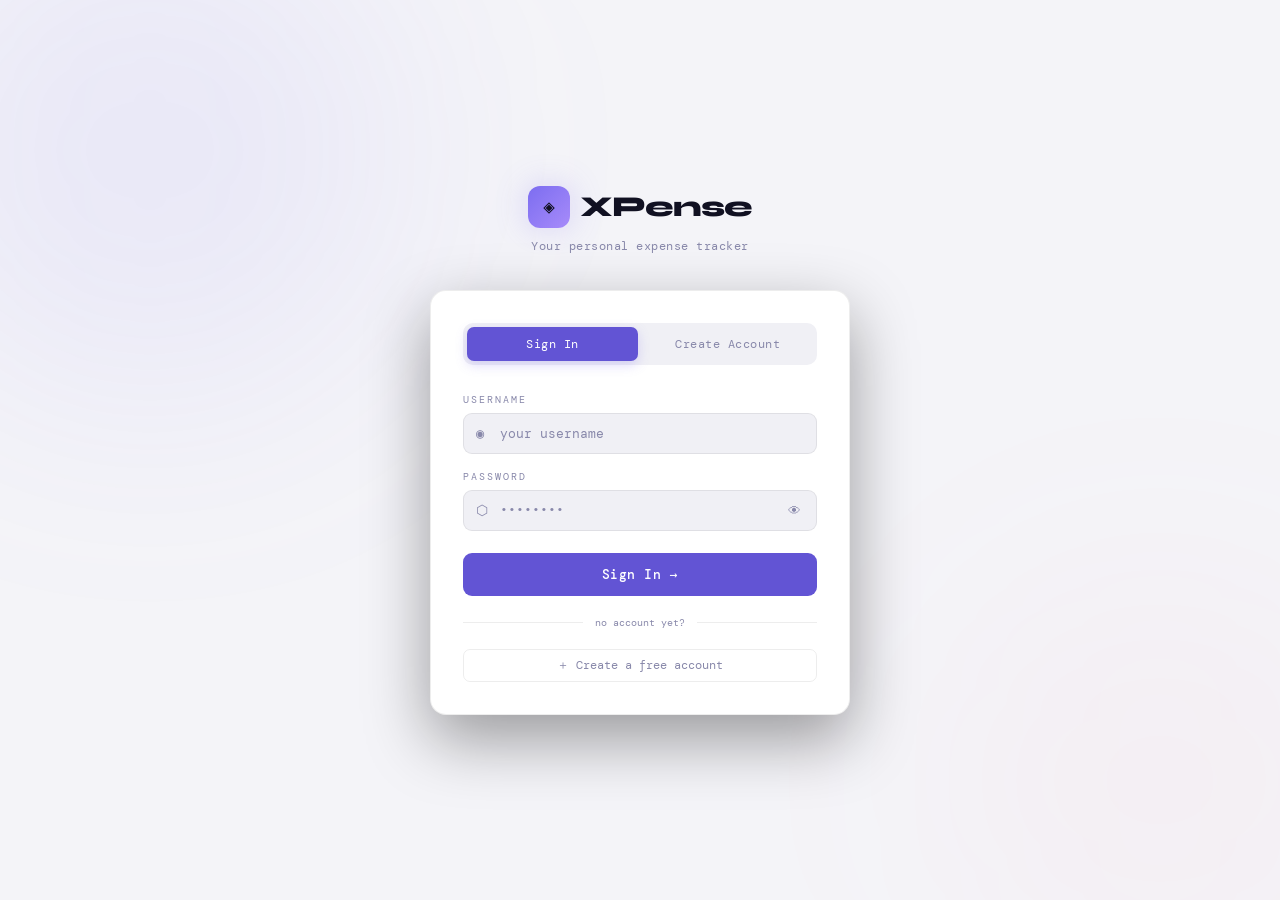
<file: expenses.html>
<!DOCTYPE html>
<html lang="en">
<head>
  <meta charset="UTF-8">
  <meta name="viewport" content="width=device-width, initial-scale=1.0">
  <title>XPense — Expenses</title>
  <link rel="stylesheet" href="style.css">
</head>
<body>

<nav class="sidebar">
  <div class="sidebar-logo logo-rotate">
    <h1>XPense</h1>
    <span>Tracker</span>
  </div>
  <span class="nav-section">Menu</span>
  <a href="index.html" class="nav-link"><span class="nav-icon">◈</span><span>Dashboard</span></a>
  <a href="add.html" class="nav-link"><span class="nav-icon">＋</span><span>Add Expense</span></a>
  <a href="expenses.html" class="nav-link"><span class="nav-icon">≡</span><span>All Expenses</span></a>
  <a href="budget.html" class="nav-link"><span class="nav-icon">◎</span><span>Budget Settings</span></a>
  <a href="reports.html" class="nav-link"><span class="nav-icon">↗</span><span>Reports</span></a>
  <a href="goals.html" class="nav-link"><span class="nav-icon">🎯</span><span>Goals</span></a>
  <a href="settings.html" class="nav-link"><span class="nav-icon">⚙</span><span>Settings</span></a>
</nav>

<main class="main">
  <div class="page-header anim-header" style="display:flex;align-items:flex-start;justify-content:space-between;flex-wrap:wrap;gap:12px">
    <div>
      <div class="page-title">All Expenses</div>
      <div class="page-subtitle" id="resultCount">Loading…</div>
    </div>
    <div style="display:flex;gap:10px;flex-wrap:wrap">
      <button class="btn btn-outline" onclick="exportVisible()">↓ Export CSV</button>
      <button class="btn btn-outline" onclick="document.getElementById('csvImportFile').click()">↑ Import CSV</button>
      <input type="file" id="csvImportFile" accept=".csv" style="display:none" onchange="importCSVFile(this.files[0])">
      <h2>Filters</h2>
      <input type="text" id="searchInput" class="filter-input" placeholder="Search description, notes, tags…" style="width:180px">
      <input type="text" id="tagFilter" class="filter-input" placeholder="Filter tag…" style="width:140px">
      <select id="catFilter" class="filter-select">
        <option value="">All Categories</option>
      </select>
      <input type="month" id="monthFilter" class="filter-input">
      <input type="date" id="dateFrom" class="filter-input" placeholder="From">
      <input type="date" id="dateTo" class="filter-input" placeholder="To">
      <button class="btn btn-outline" onclick="clearFilters()" style="font-size:0.72rem;padding:7px 12px">✕ Clear</button>
    </div>
  </div>

  <!-- Table -->
  <div class="table-card anim-card fade-scale-in">
    <div id="tableContainer"></div>
  </div>

  <!-- Total summary -->
  <div style="display:flex;justify-content:flex-end;margin-top:12px;font-size:0.82rem;color:var(--muted)">
    Showing total: <span id="filteredTotal" style="color:var(--text);margin-left:8px;font-family:'Syne',sans-serif;font-weight:700"></span>
  </div>
</main>

<script src="app.js"></script>
<script>
let allExpenses = [];

document.addEventListener('DOMContentLoaded', () => {
  // Populate category filter
  const sel = document.getElementById('catFilter');
  Object.entries(getActiveCategories()).forEach(([k, v]) => {
    sel.insertAdjacentHTML('beforeend', `<option value="${k}">${v.label}</option>`);
  });

  // Default month filter = current month
  document.getElementById('monthFilter').value = currentMonth();

  allExpenses = [...DB.getExpenses()].sort((a, b) => new Date(b.date) - new Date(a.date));
  render();

  ['searchInput', 'tagFilter', 'catFilter', 'monthFilter', 'dateFrom', 'dateTo'].forEach(id => {
    document.getElementById(id).addEventListener('input', render);
  });
});

function getFiltered() {
  const search = document.getElementById('searchInput').value.toLowerCase();
  const tagQuery = document.getElementById('tagFilter').value.toLowerCase();
  const cat = document.getElementById('catFilter').value;
  const month = document.getElementById('monthFilter').value;
  const from = document.getElementById('dateFrom').value;
  const to = document.getElementById('dateTo').value;

  return allExpenses.filter(e => {
    const desc = (e.description || '').toLowerCase();
    const notes = (e.notes || '').toLowerCase();
    const tags = (e.tags || []).map(t => t.toLowerCase()).join(' ');
    if (search && !(desc.includes(search) || notes.includes(search) || tags.includes(search))) return false;
    if (tagQuery && !tags.includes(tagQuery)) return false;
    if (cat && e.category !== cat) return false;
    if (month && expenseMonth(e) !== month) return false;
    if (from && e.date < from) return false;
    if (to && e.date > to) return false;
    return true;
  });
}

function render() {
  const filtered = getFiltered();
  const total = filtered.reduce((s, e) => s + Number(e.amount), 0);

  document.getElementById('resultCount').textContent = `${filtered.length} transaction${filtered.length !== 1 ? 's' : ''}`;
  document.getElementById('filteredTotal').textContent = fmt(total);

  if (filtered.length === 0) {
    document.getElementById('tableContainer').innerHTML = `
      <div class="empty-state">
        <span class="emoji">🔍</span>
        <p>No expenses match your filters.<br><a href="add.html" style="color:var(--accent)">Add an expense →</a></p>
      </div>`;
    return;
  }

  document.getElementById('tableContainer').innerHTML = `
    <table>
      <thead><tr>
        <th>Date</th>
        <th>Category</th>
        <th>Description</th>
        <th>Payment</th>
        <th style="text-align:right">Amount</th>
        <th></th>
      </tr></thead>
      <tbody>
        ${filtered.map((e, index) => `
        <tr class="expense-row group-row" style="animation-delay: ${index * 0.05}s;">
          <td style="color:var(--muted);white-space:nowrap">${fmtDate(e.date)}</td>
          <td>${catBadge(e.category)}</td>
          <td>${e.description || '—'}${e.notes ? `<br><span style="font-size:0.65rem;color:var(--muted)">${e.notes}</span>` : ''}${(e.tags || []).length ? `<br><span class="tag-chip">${(e.tags || []).map(t => `<span>${t}</span>`).join('')}</span>` : ''}</td>
          <td style="color:var(--muted);font-size:0.72rem;text-transform:capitalize">${e.payment || 'cash'}</td>
          <td class="amount-cell" style="text-align:right">${fmt(e.amount)}</td>
          <td style="white-space:nowrap">
            <a href="add.html?id=${e.id}" class="btn-icon" title="Edit">✎</a>
            <button class="btn-icon delete" onclick="delExp('${e.id}', this)" title="Delete">✕</button>
          </td>
        </tr>`).join('')}
      </tbody>
    </table>`;
}

function delExp(id, button) {
  if (!confirm('Delete this expense?')) return;
  const row = button?.closest('tr');
  if (row) {
    row.classList.add('row-exit');
    setTimeout(() => {
      DB.deleteExpense(id);
      allExpenses = allExpenses.filter(e => e.id !== id);
      showToast('Expense deleted');
      render();
    }, 220);
    return;
  }
  DB.deleteExpense(id);
  allExpenses = allExpenses.filter(e => e.id !== id);
  showToast('Expense deleted');
  render();
}

function clearFilters() {
  document.getElementById('searchInput').value = '';
  document.getElementById('catFilter').value = '';
  document.getElementById('monthFilter').value = '';
  document.getElementById('dateFrom').value = '';
  document.getElementById('dateTo').value = '';
  render();
}

function exportVisible() {
  exportCSV(getFiltered());
}
</script>
</body>
</html>
</file>
<file: style.css>
@import url('https://fonts.googleapis.com/css2?family=Syne:wght@400;600;700;800&family=DM+Mono:wght@300;400;500&display=swap');

/* ─── Themes ─────────────────────────────────────────────────────────────── */
/* Light is the default (root). Toggle dark by adding `data-theme="dark"` to the <html> or <body>. */
:root {
  --bg: #f4f4f8;
  --surface: #ffffff;
  --surface2: #f0f0f5;
  --border: #00000012;
  --text: #111122;
  --muted: #8888aa;
  --accent: #6254d4;
  --accent2: #e0455f;
  --shadow: 0 4px 24px #00000018;
  --food: #22a55a;
  --transport: #2a7de0;
  --housing: #d95a0a;
  --entertainment: #7c55e0;
  --health: #cc2244;
  --shopping: #c49a00;
  --education: #0aa0c0;
  --other: #7788aa;
}

[data-theme="dark"] {
  --bg: #0a0a0f;
  --surface: #12121a;
  --surface2: #1a1a26;
  --border: #ffffff12;
  --text: #f0f0ff;
  --muted: #6b6b8a;
  --accent: #7c6df0;
  --accent2: #f06d7c;
  --shadow: 0 4px 24px #00000080;
  --food: #4ade80;
  --transport: #60a5fa;
  --housing: #f97316;
  --entertainment: #a78bfa;
  --health: #f43f5e;
  --shopping: #facc15;
  --education: #22d3ee;
  --other: #94a3b8;
}

* { box-sizing: border-box; margin: 0; padding: 0; }
html { scroll-behavior: smooth; }

body {
  font-family: 'DM Mono', monospace;
  background: var(--bg);
  color: var(--text);
  min-height: 100vh;
  display: flex;
  transition: background 0.3s, color 0.3s;
}

/* ─── Sidebar ─────────────────────────────────────────────────────────────── */
.sidebar {
  width: 240px;
  min-height: 100vh;
  background: var(--surface);
  border-right: 1px solid var(--border);
  display: flex;
  flex-direction: column;
  position: fixed;
  top: 0; left: 0;
  z-index: 100;
  padding: 0 0 24px;
  transition: background 0.3s, border-color 0.3s;
  box-shadow: var(--shadow);
}

.sidebar-logo {
  padding: 26px 22px 18px;
  border-bottom: 1px solid rgba(15,23,42,0.08);
  margin-bottom: 12px;
  border-radius: 0 0 28px 0;
  background: linear-gradient(90deg, #3b82f6, #8b5cf6);
}

.sidebar-logo h1 {
  font-family: 'Syne', sans-serif;
  font-weight: 800;
  font-size: 1.4rem;
  letter-spacing: -0.5px;
  margin-bottom: 4px;
  background: linear-gradient(90deg, #2563eb, #7c3aed);
  -webkit-background-clip: text;
  color: transparent;
}

.sidebar-logo span {
  display: block;
  font-size: 0.65rem;
  color: rgba(255,255,255,0.85);
  letter-spacing: 2px;
  text-transform: uppercase;
  margin-top: 2px;
}
.sidebar-user-card {
  display: flex;
  align-items: center;
  gap: 12px;
  padding: 14px 16px;
  background: var(--surface2);
  border: 1px solid var(--border);
  border-radius: 16px;
}

.sidebar-user-avatar {
  width: 42px;
  height: 42px;
  border-radius: 50%;
  display: grid;
  place-items: center;
  background: var(--accent);
  color: #fff;
  font-weight: 700;
}

.sidebar-user-name {
  font-weight: 700;
  color: var(--text);
}

.sidebar-user-role {
  font-size: 0.72rem;
  color: var(--muted);
}

.sidebar-logout-btn {
  width: 100%;
  padding: 10px 14px;
  border: 1px solid var(--border);
  border-radius: 12px;
  background: transparent;
  color: var(--accent2);
  cursor: pointer;
  font-size: 0.85rem;
  text-align: left;
}

.page-user-badge {
  display: flex;
  align-items: center;
  justify-content: flex-end;
  gap: 10px;
  margin-top: 18px;
  font-size: 0.88rem;
  color: var(--muted);
}

.page-logout-btn {
  padding: 6px 12px;
  border: 1px solid var(--border);
  border-radius: 10px;
  background: transparent;
  color: var(--accent);
  cursor: pointer;
  font-family: 'DM Mono', monospace;
}

.nav-link {
  display: flex;
  align-items: center;
  gap: 12px;
  padding: 11px 24px;
  color: var(--muted);
  text-decoration: none;
  font-size: 0.8rem;
  letter-spacing: 0.3px;
  transition: all 0.2s;
  position: relative;
}

.nav-link:hover { color: var(--text); background: var(--border); }

.nav-link.active {
  color: var(--text);
  background: linear-gradient(90deg, #7c6df015, transparent);
}

.nav-link.active::before {
  content: '';
  position: absolute;
  left: 0; top: 4px; bottom: 4px;
  width: 3px;
  background: var(--accent);
  border-radius: 0 3px 3px 0;
}

.nav-icon { font-size: 1rem; width: 20px; text-align: center; }

.nav-section {
  font-size: 0.6rem;
  letter-spacing: 2px;
  text-transform: uppercase;
  color: var(--muted);
  padding: 16px 24px 6px;
}

/* Sidebar extras */
.sidebar-extras {
  margin-top: auto;
  padding: 12px 16px 0;
  border-top: 1px solid var(--border);
  display: flex;
  flex-direction: column;
  gap: 8px;
}

.sidebar-streak {
  font-size: 0.72rem;
  color: var(--muted);
  padding: 6px 10px;
  display: flex;
  align-items: center;
  gap: 6px;
}

.sidebar-streak span { color: var(--text); font-weight: 600; }

.sidebar-theme-btn {
  background: var(--surface2);
  border: 1px solid var(--border);
  border-radius: 8px;
  color: var(--text);
  font-family: 'DM Mono', monospace;
  font-size: 0.72rem;
  padding: 8px 12px;
  cursor: pointer;
  text-align: left;
  transition: all 0.2s;
  width: 100%;
}

.sidebar-theme-btn:hover { border-color: var(--accent); color: var(--accent); }

.sidebar-shortcut-hint {
  font-size: 0.67rem;
  color: var(--muted);
  text-align: center;
  padding: 4px;
  cursor: pointer;
  transition: color 0.2s;
}

.sidebar-shortcut-hint:hover { color: var(--accent); }

/* ─── Main content ────────────────────────────────────────────────────────── */
.main {
  margin-left: 240px;
  flex: 1;
  min-height: 100vh;
  padding: 36px 40px;
  max-width: calc(100vw - 240px);
}

.page-header {
  margin-bottom: 32px;
  display: flex;
  align-items: flex-start;
  justify-content: space-between;
  flex-wrap: wrap;
  gap: 12px;
  background: var(--surface);
  border: 1px solid var(--border);
  padding: 24px 24px;
  border-radius: 24px;
  backdrop-filter: blur(16px);
  box-shadow: var(--shadow);
}

.page-title {
  font-family: 'Syne', sans-serif;
  font-weight: 800;
  font-size: 2rem;
  letter-spacing: -1px;
  background: linear-gradient(90deg, #2563eb, #7c3aed);
  -webkit-background-clip: text;
  color: transparent;
}

.page-subtitle {
  font-size: 0.78rem;
  color: var(--muted);
  margin-top: 4px;
}

/* ─── Cards ───────────────────────────────────────────────────────────────── */
.cards-grid {
  display: grid;
  grid-template-columns: repeat(auto-fit, minmax(220px, 1fr));
  gap: 16px;
  margin-bottom: 32px;
}

.dashboard-hero {
  margin-bottom: 24px;
}

.hero-card {
  display: grid;
  gap: 22px;
  padding: 24px;
  border-radius: 18px;
  background: linear-gradient(135deg, #3b82f6, #6366f1);
  border: 1px solid rgba(255,255,255,0.18);
  box-shadow: 0 24px 70px rgba(15,23,42,0.16);
}

.hero-top {
  display: flex;
  align-items: flex-start;
  justify-content: space-between;
  gap: 16px;
}

.hero-title {
  font-family: 'Syne', sans-serif;
  font-weight: 800;
  font-size: 1.1rem;
  color: #fff;
}

.hero-text {
  margin-top: 4px;
  color: rgba(255,255,255,0.75);
  font-size: 0.86rem;
  max-width: 520px;
}

.hero-badge {
  display: inline-flex;
  padding: 8px 14px;
  border-radius: 999px;
  background: rgba(255,255,255,0.12);
  color: #f8f8ff;
  font-size: 0.75rem;
  letter-spacing: 0.4px;
  font-weight: 700;
}

.hero-metrics {
  display: grid;
  grid-template-columns: repeat(3, minmax(0, 1fr));
  gap: 14px;
}

.hero-metric {
  background: rgba(255,255,255,0.05);
  border: 1px solid rgba(255,255,255,0.08);
  border-radius: 14px;
  padding: 18px 16px;
}

.hero-metric-label {
  display: block;
  color: rgba(255,255,255,0.72);
  font-size: 0.72rem;
  margin-bottom: 10px;
}

.hero-metric strong {
  display: block;
  font-family: 'Syne', sans-serif;
  font-size: 1.2rem;
  font-weight: 800;
  color: #fff;
}

.weekly-trend-card {
  margin-bottom: 28px;
}

.btn-small {
  font-size: 0.72rem;
  padding: 8px 12px;
}

.budget-progress-card {
  margin-bottom: 20px;
}

.budget-card-header {
  display: flex;
  align-items: center;
  justify-content: space-between;
  gap: 16px;
  margin-bottom: 18px;
}

.forecast-label {
  font-size: 0.72rem;
  color: var(--muted);
}

.forecast-label strong {
  color: var(--accent);
}

.card {
  background: var(--surface);
  border: 1px solid rgba(15,23,42,0.08);
  border-radius: 18px;
  padding: 22px 24px;
  transition: transform 0.25s ease, box-shadow 0.25s ease, border-color 0.25s ease;
}

.card:hover { border-color: rgba(15,23,42,0.12); transform: translateY(-6px); box-shadow: 0 24px 60px rgba(15,23,42,0.12); }

.card-label {
  font-size: 0.65rem;
  letter-spacing: 2px;
  text-transform: uppercase;
  color: var(--muted);
  margin-bottom: 8px;
}

.card-value {
  font-family: 'Syne', sans-serif;
  font-weight: 700;
  font-size: 1.9rem;
  letter-spacing: -1px;
  color: var(--text);
}

.card-sub {
  font-size: 0.72rem;
  color: var(--muted);
  margin-top: 4px;
}

.card-blue {
  background: linear-gradient(135deg, #3b82f6, #2563eb);
  color: #ffffff;
  border: none;
}
.card-blue .card-label,
.card-blue .card-sub { color: rgba(255,255,255,0.8); }
.card-blue .card-value { color: #ffffff; }

.card-purple {
  background: linear-gradient(135deg, #8b5cf6, #ec4899);
  color: #ffffff;
  border: none;
}
.card-purple .card-label,
.card-purple .card-sub { color: rgba(255,255,255,0.8); }
.card-purple .card-value { color: #ffffff; }

.card-green {
  background: linear-gradient(135deg, #16a34a, #22c55e);
  color: #ffffff;
  border: none;
}
.card-green .card-label,
.card-green .card-sub { color: rgba(255,255,255,0.8); }
.card-green .card-value { color: #ffffff; }

.card-accent { border-color: var(--accent); }
.card-accent .card-value { color: var(--accent); }
.card-danger { border-color: var(--accent2); }
.card-danger .card-value { color: var(--accent2); }
.card-success { border-color: var(--food); }
.card-success .card-value { color: var(--food); }

/* ─── Insights Panel ──────────────────────────────────────────────────────── */
.insights-panel {
  background: var(--surface);
  border: 1px solid var(--border);
  border-radius: 12px;
  padding: 18px 22px;
  margin-bottom: 24px;
}

.insights-title {
  font-family: 'Syne', sans-serif;
  font-weight: 700;
  font-size: 0.92rem;
  margin-bottom: 14px;
  display: flex;
  align-items: center;
  gap: 8px;
}

.insights-list { display: flex; flex-direction: column; gap: 8px; }

.insight-item {
  display: flex;
  align-items: center;
  gap: 10px;
  padding: 12px 14px;
  border-radius: 12px;
  font-size: 0.75rem;
  line-height: 1.4;
  border-left: 4px solid transparent;
  background: linear-gradient(90deg, rgba(255,255,255,0.95), rgba(255,255,255,0.75));
  box-shadow: 0 14px 34px rgba(15,23,42,0.05);
}

.insight-item.success { background: linear-gradient(90deg, #effaf8, #e0f2fe); color: #047857; border-left-color: #3b82f6; }
.insight-item.warning { background: linear-gradient(90deg, #fffbeb, #fff1f2); color: #713f12; border-left-color: #f59e0b; }
.insight-item.danger  { background: linear-gradient(90deg, #fff1f2, #fdf2f8); color: #9d174d; border-left-color: #ec4899; }
.insight-item.info    { background: linear-gradient(90deg, #eef2ff, #e9d5ff); color: #4338ca; border-left-color: #6366f1; }
.insight-icon { font-size: 1rem; flex-shrink: 0; }

/* ─── Charts ──────────────────────────────────────────────────────────────── */
.charts-row {
  display: grid;
  grid-template-columns: 1.4fr 1fr;
  gap: 16px;
  margin-bottom: 32px;
}

.chart-card {
  background: var(--surface);
  border: 1px solid var(--border);
  border-radius: 18px;
  padding: 24px;
  box-shadow: var(--shadow);
  transition: transform 0.25s ease, box-shadow 0.25s ease;
}

.chart-card:hover { transform: translateY(-4px); box-shadow: 0 28px 70px rgba(15,23,42,0.1); }

.chart-card.orange-header { background: linear-gradient(135deg, #fef3c7, #fef9c3); }
.chart-card.pink-header { background: linear-gradient(135deg, #fbcfe8, #e9d5ff); }
.chart-card.blue-header { background: linear-gradient(135deg, #dbeafe, #cffafe); }

.chart-title {
  font-family: 'Syne', sans-serif;
  font-weight: 700;
  font-size: 0.95rem;
  margin-bottom: 18px;
  color: #111122;
}

.chart-wrap { position: relative; }
.chart-wrap canvas { max-height: 260px; }
.donut-wrap canvas { max-height: 240px; }

/* Category legend */
.cat-legend {
  display: flex;
  flex-direction: column;
  gap: 8px;
  margin-top: 16px;
}

.cat-row {
  display: flex;
  align-items: center;
  justify-content: space-between;
  font-size: 0.72rem;
}

.cat-dot {
  width: 8px; height: 8px;
  border-radius: 50%;
  display: inline-block;
  margin-right: 8px;
  flex-shrink: 0;
}

.cat-name { color: var(--muted); display: flex; align-items: center; }
.cat-amount { color: var(--text); font-weight: 500; }

/* ─── Progress ────────────────────────────────────────────────────────────── */
.progress-list { display: flex; flex-direction: column; gap: 14px; }

.progress-header {
  display: flex;
  justify-content: space-between;
  align-items: center;
  margin-bottom: 6px;
  font-size: 0.72rem;
}

.progress-name { display: flex; align-items: center; gap: 8px; color: var(--text); }
.progress-amounts { color: var(--muted); }
.progress-amounts span { color: var(--text); }

.progress-bar-bg {
  height: 5px;
  background: var(--border);
  border-radius: 99px;
  overflow: hidden;
}

.progress-bar-fill {
  height: 100%;
  border-radius: 99px;
  transition: width 0.6s cubic-bezier(0.4,0,0.2,1);
}

.progress-over .progress-bar-fill { background: var(--accent2) !important; }

/* ─── Table ───────────────────────────────────────────────────────────────── */
.table-card {
  background: var(--surface);
  border: 1px solid var(--border);
  border-radius: 18px;
  overflow: hidden;
  transition: background 0.3s, transform 0.25s ease, box-shadow 0.25s ease;
}

.table-card:hover { transform: translateY(-2px); box-shadow: 0 20px 50px rgba(15,23,42,0.08); }

.table-toolbar {
  display: flex;
  align-items: center;
  gap: 12px;
  padding: 20px 22px;
  border-bottom: 1px solid rgba(15,23,42,0.08);
  flex-wrap: wrap;
}

.table-toolbar h2 {
  font-family: 'Syne', sans-serif;
  font-weight: 700;
  font-size: 0.95rem;
  margin-right: auto;
}

.filter-input, .filter-select {
  background: rgba(248,250,252,0.95);
  border: 1px solid rgba(15,23,42,0.08);
  border-radius: 10px;
  color: #111122;
  font-family: 'DM Mono', monospace;
  font-size: 0.72rem;
  padding: 7px 12px;
  outline: none;
  transition: border-color 0.2s;
}

.filter-input:focus, .filter-select:focus { border-color: #6366f1; }
.filter-input::placeholder { color: #6b7280; }

table { width: 100%; border-collapse: collapse; font-size: 0.78rem; }

thead th {
  text-align: left;
  font-size: 0.62rem;
  letter-spacing: 1.5px;
  text-transform: uppercase;
  color: #6b7280;
  padding: 12px 20px;
  border-bottom: 1px solid rgba(15,23,42,0.08);
}

tbody tr {
  border-bottom: 1px solid rgba(15,23,42,0.08);
  transition: background 0.15s, box-shadow 0.25s ease;
}

tbody tr:hover { background: rgba(246,248,255,0.8); box-shadow: 0 8px 24px rgba(15,23,42,0.08); }

tbody tr:last-child { border-bottom: none; }

tbody td { padding: 12px 20px; color: #111122; }

.cat-badge {
  display: inline-flex;
  align-items: center;
  gap: 6px;
  padding: 3px 10px;
  border-radius: 99px;
  font-size: 0.67rem;
  letter-spacing: 0.5px;
  font-weight: 500;
}

.amount-cell {
  font-family: 'Syne', sans-serif;
  font-weight: 700;
  font-size: 0.9rem;
  background: linear-gradient(90deg, #ef4444, #ec4899);
  -webkit-background-clip: text;
  color: transparent;
}

.btn-icon {
  background: none;
  border: none;
  cursor: pointer;
  color: #4b5563;
  font-size: 1rem;
  padding: 4px 6px;
  border-radius: 6px;
  transition: all 0.2s;
  text-decoration: none;
  display: inline-flex;
  align-items: center;
}

.btn-icon:hover { color: var(--text); background: var(--border); }
.btn-icon.delete:hover { color: var(--accent2); background: #f06d7c15; }

/* Animation helpers */
.anim-header {
  opacity: 0;
  transform: translateY(-20px);
  animation: slideDownFade 0.55s ease-out forwards;
  animation-delay: 0.05s;
}
.logo-rotate {
  transition: transform 0.5s ease;
  transform-origin: center;
}
.logo-rotate:hover {
  transform: rotate(360deg);
}

.anim-card {
  opacity: 0;
  transform: translateY(20px);
  animation: slideUpFade 0.5s ease-out forwards;
  animation-delay: var(--delay, 0.15s);
}

.cards-grid .card,
.hero-metric {
  opacity: 0;
  transform: scale(0.5);
  animation: popIn 0.6s cubic-bezier(0.34, 1.56, 0.64, 1) forwards;
}
.cards-grid .card:nth-child(1) { animation-delay: 0.1s; }
.cards-grid .card:nth-child(2) { animation-delay: 0.18s; }
.cards-grid .card:nth-child(3) { animation-delay: 0.26s; }
.cards-grid .card:nth-child(4) { animation-delay: 0.34s; }
.cards-grid .card:nth-child(5) { animation-delay: 0.42s; }
.cards-grid .card:nth-child(6) { animation-delay: 0.50s; }
.hero-metric:nth-child(1) { animation-delay: 0.12s; }
.hero-metric:nth-child(2) { animation-delay: 0.20s; }
.hero-metric:nth-child(3) { animation-delay: 0.28s; }

.chart-card.left-slide {
  opacity: 0;
  transform: translateX(-20px);
  animation: slideInLeft 0.55s ease-out forwards;
}
.chart-card.right-slide {
  opacity: 0;
  transform: translateX(20px);
  animation: slideInRight 0.55s ease-out forwards;
}

.table-card.fade-scale-in {
  opacity: 0;
  transform: scale(0.95);
  animation: fadeScaleIn 0.45s ease-out forwards;
  animation-delay: 0.12s;
}

.expense-row {
  opacity: 0;
  transform: translateX(-20px);
  animation: rowSlideIn 0.4s ease-out forwards;
}
.expense-row .btn-icon.delete {
  opacity: 0;
  transition: opacity 0.2s ease;
}
.expense-row:hover .btn-icon.delete {
  opacity: 1;
}
.expense-row.row-exit {
  animation: rowSlideOut 0.22s ease-in forwards;
}

@keyframes slideDownFade {
  from { opacity: 0; transform: translateY(-20px); }
  to { opacity: 1; transform: translateY(0); }
}
@keyframes slideUpFade {
  from { opacity: 0; transform: translateY(20px); }
  to { opacity: 1; transform: translateY(0); }
}
@keyframes popIn {
  from { opacity: 0; transform: scale(0.5); }
  to { opacity: 1; transform: scale(1); }
}
@keyframes slideInLeft {
  from { opacity: 0; transform: translateX(-20px); }
  to { opacity: 1; transform: translateX(0); }
}
@keyframes slideInRight {
  from { opacity: 0; transform: translateX(20px); }
  to { opacity: 1; transform: translateX(0); }
}
@keyframes fadeScaleIn {
  from { opacity: 0; transform: scale(0.95); }
  to { opacity: 1; transform: scale(1); }
}
@keyframes rowSlideIn {
  from { opacity: 0; transform: translateX(-20px); }
  to { opacity: 1; transform: translateX(0); }
}
@keyframes rowSlideOut {
  from { opacity: 1; transform: translateX(0); }
  to { opacity: 0; transform: translateX(20px); }
}

/* ─── Buttons ─────────────────────────────────────────────────────────────── */
.btn {
  display: inline-flex;
  align-items: center;
  gap: 7px;
  padding: 10px 18px;
  border-radius: 8px;
  font-family: 'DM Mono', monospace;
  font-size: 0.78rem;
  cursor: pointer;
  transition: all 0.2s;
  border: none;
  text-decoration: none;
  letter-spacing: 0.3px;
}

.btn-primary { background: var(--accent); color: #fff; }
.btn-primary:hover { background: #6a5ce0; transform: translateY(-1px); }

.btn-outline {
  background: transparent;
  border: 1px solid var(--border);
  color: var(--text);
}

.btn-outline:hover { border-color: var(--accent); color: var(--accent); }

.btn-danger {
  background: #f06d7c20;
  color: var(--accent2);
  border: 1px solid #f06d7c30;
}

.btn-danger:hover { background: #f06d7c35; }

/* ─── Form ────────────────────────────────────────────────────────────────── */
.form-card {
  background: var(--surface);
  border: 1px solid var(--border);
  border-radius: 12px;
  padding: 28px;
  max-width: 560px;
  transition: background 0.3s;
}

.form-grid {
  display: grid;
  grid-template-columns: 1fr 1fr;
  gap: 16px;
  margin-bottom: 16px;
}

.form-group { display: flex; flex-direction: column; gap: 7px; }
.form-group.full { grid-column: span 2; }

.form-label {
  font-size: 0.65rem;
  letter-spacing: 1.5px;
  text-transform: uppercase;
  color: var(--muted);
}

.form-input, .form-select, .form-textarea {
  background: var(--surface2);
  border: 1px solid var(--border);
  border-radius: 8px;
  color: var(--text);
  font-family: 'DM Mono', monospace;
  font-size: 0.82rem;
  padding: 10px 14px;
  outline: none;
  transition: border-color 0.2s, background 0.3s;
}

.form-input:focus, .form-select:focus, .form-textarea:focus { border-color: var(--accent); }
.form-select option { background: var(--surface2); color: var(--text); }

.tag-chip {
  display: inline-flex;
  flex-wrap: wrap;
  gap: 6px;
  margin-top: 8px;
}

.tag-chip span {
  display: inline-flex;
  align-items: center;
  padding: 4px 8px;
  border-radius: 999px;
  background: #7c6df01a;
  color: var(--accent);
  font-size: 0.72rem;
}

.settings-category-card {
  display: flex;
  align-items: center;
  justify-content: space-between;
  gap: 12px;
  padding: 12px 14px;
  border-radius: 14px;
  background: var(--surface2);
  border: 1px solid var(--border);
}

.category-list {
  display: grid;
  gap: 10px;
  width: 100%;
}

.category-remove-btn {
  background: transparent;
  border: 1px solid var(--accent2);
  color: var(--accent2);
  border-radius: 10px;
  padding: 6px 10px;
  cursor: pointer;
}

.shortcut-card {
  display: flex;
  align-items: center;
  justify-content: space-between;
  padding: 12px 14px;
  border-radius: 14px;
  background: var(--surface2);
  border: 1px solid var(--border);
  font-size: 0.82rem;
}

.shortcut-card kbd {
  background: var(--surface);
  border: 1px solid var(--border);
  border-radius: 6px;
  padding: 4px 8px;
  font-family: 'DM Mono', monospace;
  font-size: 0.75rem;
}

/* Auto-detect badge */
.auto-detect-badge {
  display: inline-flex;
  align-items: center;
  gap: 5px;
  font-size: 0.65rem;
  color: var(--accent);
  background: #7c6df015;
  border: 1px solid #7c6df030;
  border-radius: 99px;
  padding: 2px 8px;
  margin-top: 4px;
  animation: fadeIn 0.3s ease;
}

@keyframes fadeIn { from { opacity: 0; transform: translateY(-4px); } to { opacity: 1; transform: translateY(0); } }

.form-actions {
  display: flex;
  gap: 10px;
  margin-top: 20px;
  flex-wrap: wrap;
}

/* ─── Budget ──────────────────────────────────────────────────────────────── */
.budget-grid {
  display: grid;
  grid-template-columns: repeat(auto-fill, minmax(280px, 1fr));
  gap: 14px;
}

.budget-item {
  background: var(--surface);
  border: 1px solid var(--border);
  border-radius: 12px;
  padding: 18px 20px;
  transition: background 0.3s, border-color 0.2s;
}

.budget-item:hover { border-color: #ffffff22; }

.budget-item-header {
  display: flex;
  align-items: center;
  gap: 10px;
  margin-bottom: 12px;
}

.budget-icon {
  width: 36px; height: 36px;
  border-radius: 9px;
  display: flex; align-items: center; justify-content: center;
  font-size: 1.1rem;
}

.budget-name {
  font-family: 'Syne', sans-serif;
  font-weight: 700;
  font-size: 0.9rem;
}

.budget-input-row {
  display: flex;
  align-items: center;
  gap: 8px;
}

.budget-input-row .form-input { flex: 1; }

/* ─── Goals ───────────────────────────────────────────────────────────────── */
.goals-grid {
  display: grid;
  grid-template-columns: repeat(auto-fill, minmax(280px, 1fr));
  gap: 14px;
  margin-bottom: 24px;
}

.goal-card {
  background: var(--surface);
  border: 1px solid var(--border);
  border-radius: 12px;
  padding: 18px 20px;
  transition: border-color 0.2s, transform 0.2s, box-shadow 0.2s;
}

.goal-card:hover {
  border-color: var(--accent);
  transform: translateY(-2px);
  box-shadow: var(--shadow);
}

.goal-card.completed { border-color: var(--food); opacity: 0.95; }

.goal-card-header {
  display: flex;
  align-items: flex-start;
  justify-content: space-between;
  gap: 12px;
  margin-bottom: 14px;
}

.goal-icon {
  font-size: 1.8rem;
}

.goal-badge {
  display: inline-flex;
  align-items: center;
  gap: 6px;
  padding: 6px 10px;
  border-radius: 999px;
  border: 1px solid transparent;
  font-size: 0.72rem;
  font-weight: 700;
  letter-spacing: 0.4px;
}

.goal-badge-accent { color: var(--accent); border-color: rgba(124,109,240,0.22); background: rgba(124,109,240,0.06); }
.goal-badge-warning { color: var(--accent2); border-color: rgba(240,109,124,0.22); background: rgba(240,109,124,0.06); }
.goal-badge-success { color: var(--food); border-color: rgba(74,222,128,0.22); background: rgba(74,222,128,0.06); }

.goal-details {
  display: flex;
  flex-wrap: wrap;
  gap: 10px;
  align-items: center;
  margin-bottom: 12px;
  color: var(--muted);
  font-size: 0.78rem;
}

.goal-note { color: var(--muted); }

.goal-amounts {
  font-size: 0.82rem;
  color: var(--muted);
  margin-bottom: 12px;
}

.progress-bar-bg {
  background: rgba(255,255,255,0.06);
  border-radius: 999px;
  overflow: hidden;
  height: 10px;
  margin-bottom: 12px;
}

.progress-bar-fill {
  height: 100%;
  transition: width 0.4s ease;
}

.goal-summary {
  display: flex;
  justify-content: space-between;
  font-size: 0.72rem;
  color: var(--muted);
}

.goal-status {
  font-size: 0.78rem;
  font-weight: 700;
  letter-spacing: 0.2px;
  color: var(--text);
  opacity: 0.85;
}

.modal-overlay {
  display: none;
  position: fixed;
  inset: 0;
  background: rgba(0, 0, 0, 0.75);
  z-index: 9998;
  align-items: center;
  justify-content: center;
  padding: 18px;
}

.modal-overlay.show {
  display: flex;
}

.modal-card {
  width: 100%;
  max-width: 430px;
  background: var(--surface);
  border: 1px solid var(--border);
  border-radius: 18px;
  padding: 28px;
  box-shadow: var(--shadow);
}

.modal-title {
  font-family: 'Syne', sans-serif;
  font-weight: 800;
  font-size: 1.1rem;
  margin-bottom: 20px;
  color: var(--text);
}

.modal-body {
  display: flex;
  flex-direction: column;
  gap: 14px;
}

.modal-actions {
  display: flex;
  gap: 10px;
  margin-top: 20px;
  flex-wrap: wrap;
  align-items: center;
}

.modal-actions .btn-danger {
  margin-left: auto;
}

.goal-sample-panel {
  background: var(--surface2);
  border: 1px solid var(--border);
  border-radius: 18px;
  padding: 24px;
  margin-bottom: 24px;
}

.panel-header {
  display: flex;
  align-items: flex-start;
  justify-content: space-between;
  gap: 12px;
  margin-bottom: 18px;
}

.panel-title {
  font-family: 'Syne', sans-serif;
  font-weight: 800;
  font-size: 1rem;
  color: var(--text);
}

.panel-subtitle {
  color: var(--muted);
  font-size: 0.82rem;
  max-width: 600px;
}

.goal-sample-grid {
  display: grid;
  grid-template-columns: repeat(auto-fit, minmax(220px, 1fr));
  gap: 14px;
}

.sample-card {
  background: var(--surface);
  border: 1px solid var(--border);
  border-radius: 14px;
  padding: 18px;
  min-height: 140px;
}

.sample-card-title {
  font-family: 'Syne', sans-serif;
  font-weight: 700;
  font-size: 0.95rem;
  margin-bottom: 6px;
}

.sample-card-meta {
  font-size: 0.75rem;
  color: var(--muted);
  margin-bottom: 10px;
}

.sample-card-note {
  font-size: 0.83rem;
  line-height: 1.5;
  color: var(--text);
}

.goal-name {
  font-family: 'Syne', sans-serif;
  font-weight: 700;
  font-size: 0.95rem;
  margin-bottom: 4px;
}

.goal-amounts {
  font-size: 0.72rem;
  color: var(--muted);
  margin-bottom: 10px;
}

.goal-amounts strong { color: var(--text); }

/* ─── Reports ─────────────────────────────────────────────────────────────── */
.reports-grid {
  display: grid;
  grid-template-columns: 1fr 1fr;
  gap: 16px;
  margin-bottom: 20px;
}

/* Heatmap */
.heatmap-grid {
  display: grid;
  grid-template-columns: repeat(7, 1fr);
  gap: 4px;
}

.heatmap-cell {
  aspect-ratio: 1;
  border-radius: 4px;
  background: var(--surface2);
  transition: all 0.2s;
  cursor: default;
  position: relative;
}

.heatmap-cell:hover::after {
  content: attr(data-tip);
  position: absolute;
  bottom: calc(100% + 5px);
  left: 50%;
  transform: translateX(-50%);
  background: var(--surface);
  border: 1px solid var(--border);
  border-radius: 6px;
  padding: 4px 8px;
  font-size: 0.65rem;
  white-space: nowrap;
  z-index: 10;
  color: var(--text);
}

/* ─── Toast ───────────────────────────────────────────────────────────────── */
.toast {
  position: fixed;
  bottom: 24px; right: 24px;
  background: var(--surface);
  border: 1px solid var(--border);
  border-radius: 10px;
  padding: 14px 18px;
  font-size: 0.78rem;
  color: var(--text);
  z-index: 9999;
  transform: translateY(20px);
  opacity: 0;
  transition: all 0.3s;
  pointer-events: none;
  display: flex;
  align-items: center;
  gap: 10px;
  max-width: 320px;
  box-shadow: var(--shadow);
}

.toast.show { transform: translateY(0); opacity: 1; }
.toast.success { border-color: var(--food); }
.toast.error { border-color: var(--accent2); }
.toast.warning { border-color: var(--shopping); }

/* ─── Empty state ─────────────────────────────────────────────────────────── */
.empty-state {
  text-align: center;
  padding: 48px;
  color: var(--muted);
}

.empty-state .emoji { font-size: 2.5rem; display: block; margin-bottom: 12px; }
.empty-state p { font-size: 0.82rem; }

/* ─── Recurring ───────────────────────────────────────────────────────────── */
.recurring-list { display: flex; flex-direction: column; gap: 8px; }

.recurring-item {
  display: flex;
  align-items: center;
  justify-content: space-between;
  padding: 10px 14px;
  background: var(--surface2);
  border-radius: 8px;
  font-size: 0.75rem;
  gap: 10px;
}

.recurring-item-left { display: flex; align-items: center; gap: 10px; }
.recurring-count { font-size: 0.65rem; color: var(--muted); }

/* ─── Settings ────────────────────────────────────────────────────────────── */
.settings-section {
  background: var(--surface);
  border: 1px solid var(--border);
  border-radius: 12px;
  padding: 22px;
  margin-bottom: 16px;
}

.settings-section-title {
  font-family: 'Syne', sans-serif;
  font-weight: 700;
  font-size: 0.92rem;
  margin-bottom: 16px;
  padding-bottom: 10px;
  border-bottom: 1px solid var(--border);
}

.settings-row {
  display: flex;
  align-items: center;
  justify-content: space-between;
  padding: 10px 0;
  border-bottom: 1px solid var(--border);
  gap: 16px;
}

.settings-row:last-child { border-bottom: none; }

.settings-label { font-size: 0.8rem; }
.settings-sublabel { font-size: 0.65rem; color: var(--muted); margin-top: 2px; }

/* Toggle switch */
.toggle {
  position: relative;
  width: 40px;
  height: 22px;
  flex-shrink: 0;
}

.toggle input { opacity: 0; width: 0; height: 0; }

.toggle-slider {
  position: absolute;
  inset: 0;
  background: var(--surface2);
  border: 1px solid var(--border);
  border-radius: 99px;
  cursor: pointer;
  transition: all 0.2s;
}

.toggle-slider::before {
  content: '';
  position: absolute;
  width: 14px; height: 14px;
  left: 3px; top: 3px;
  background: var(--muted);
  border-radius: 50%;
  transition: all 0.2s;
}

.toggle input:checked + .toggle-slider { background: var(--accent); border-color: var(--accent); }
.toggle input:checked + .toggle-slider::before { transform: translateX(18px); background: #fff; }

/* ─── Responsive ──────────────────────────────────────────────────────────── */
@media (max-width: 900px) {
  .sidebar { width: 60px; }
  .nav-link span, .sidebar-logo h1, .sidebar-logo span, .nav-section,
  .sidebar-extras .sidebar-streak span, .sidebar-theme-btn span,
  .sidebar-shortcut-hint { display: none; }
  .sidebar-theme-btn { padding: 8px; text-align: center; }
  .main { margin-left: 60px; padding: 24px 20px; max-width: calc(100vw - 60px); }
  .page-header { flex-direction: column; align-items: stretch; }
  .page-header .btn { width: 100%; }
  .hero-top { flex-direction: column; align-items: stretch; }
  .hero-metrics { grid-template-columns: 1fr; }
  .budget-card-header { flex-direction: column; align-items: stretch; gap: 10px; }
  .charts-row, .reports-grid { grid-template-columns: 1fr; }
  .form-grid { grid-template-columns: 1fr; }
  .form-group.full { grid-column: span 1; }
  .goals-grid, .budget-grid { grid-template-columns: 1fr; }
}

/* ─── Scrollbar ───────────────────────────────────────────────────────────── */
::-webkit-scrollbar { width: 5px; }
::-webkit-scrollbar-track { background: var(--bg); }
::-webkit-scrollbar-thumb { background: var(--border); border-radius: 99px; }

/* ─── Category color helpers ──────────────────────────────────────────────── */
.food { color: var(--food); }
.transport { color: var(--transport); }
.housing { color: var(--housing); }
.entertainment { color: var(--entertainment); }
.health { color: var(--health); }
.shopping { color: var(--shopping); }
.education { color: var(--education); }
.other { color: var(--other); }
</file>
